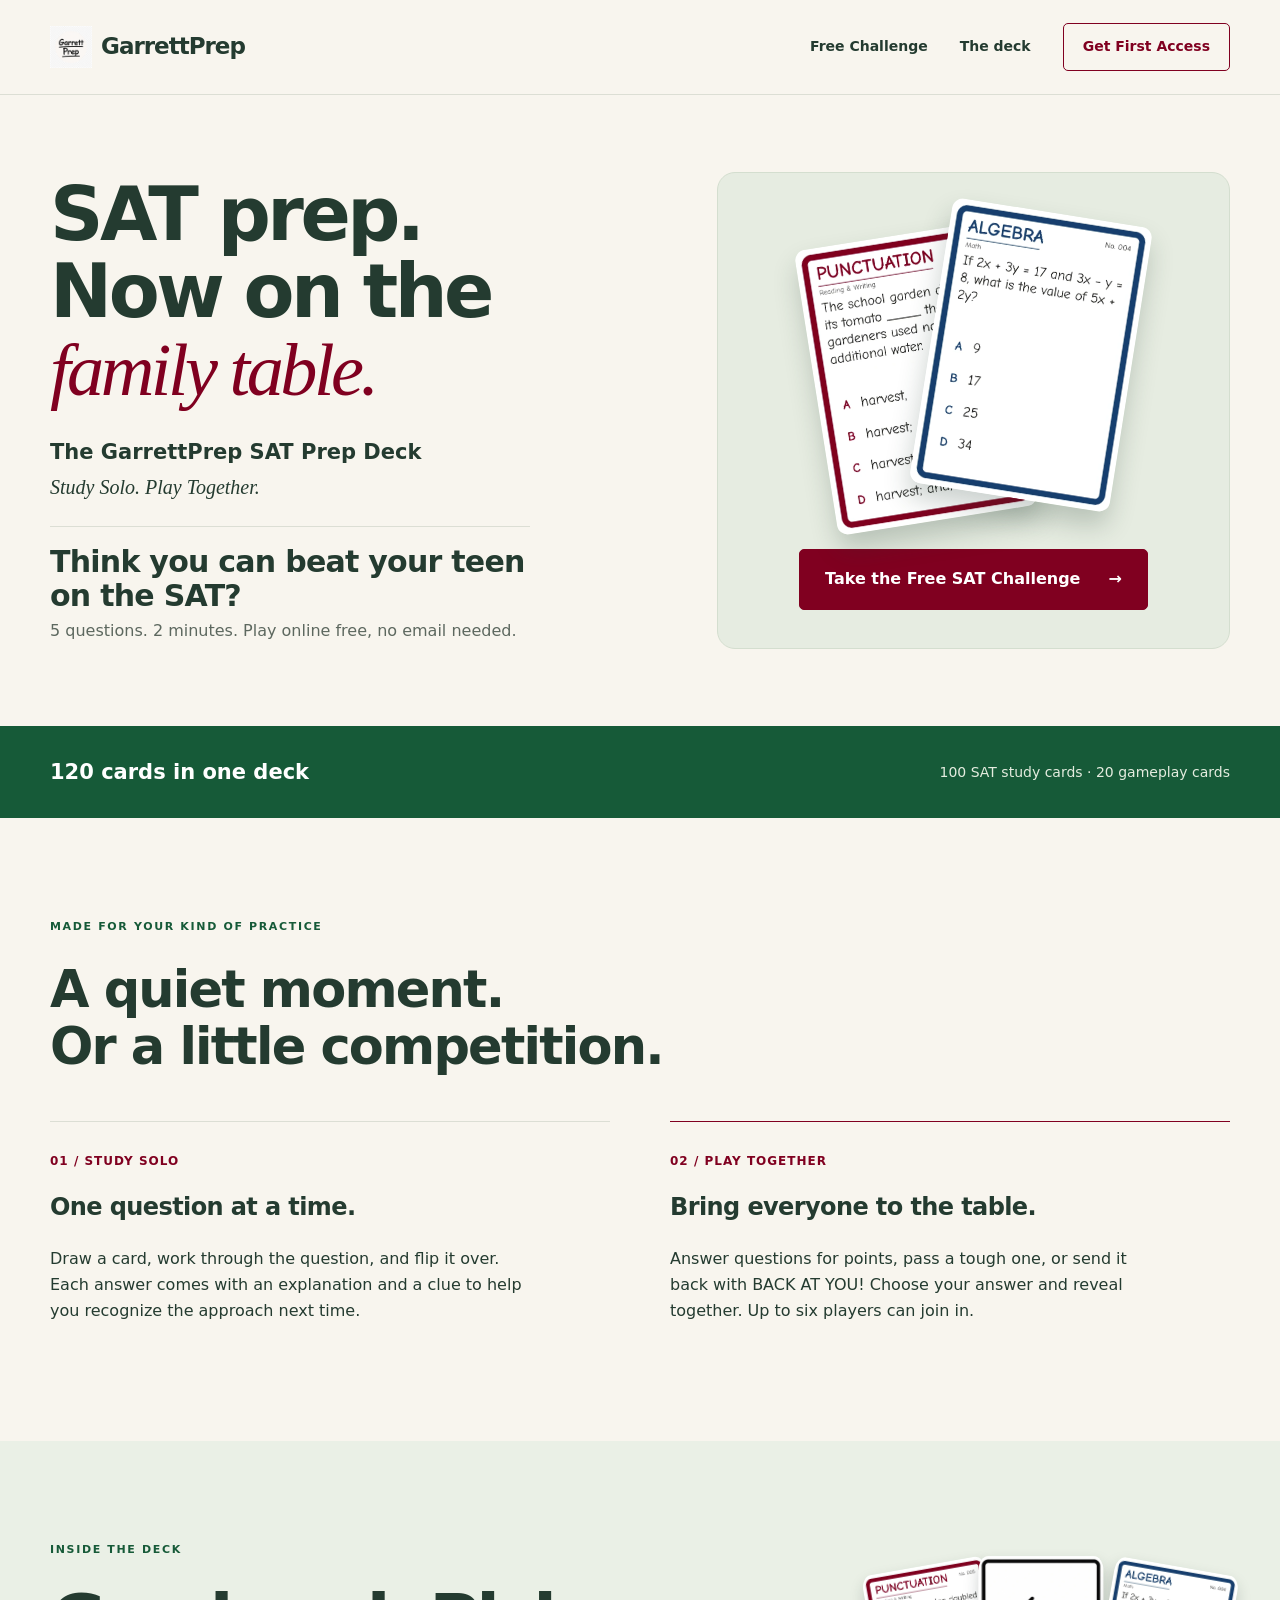
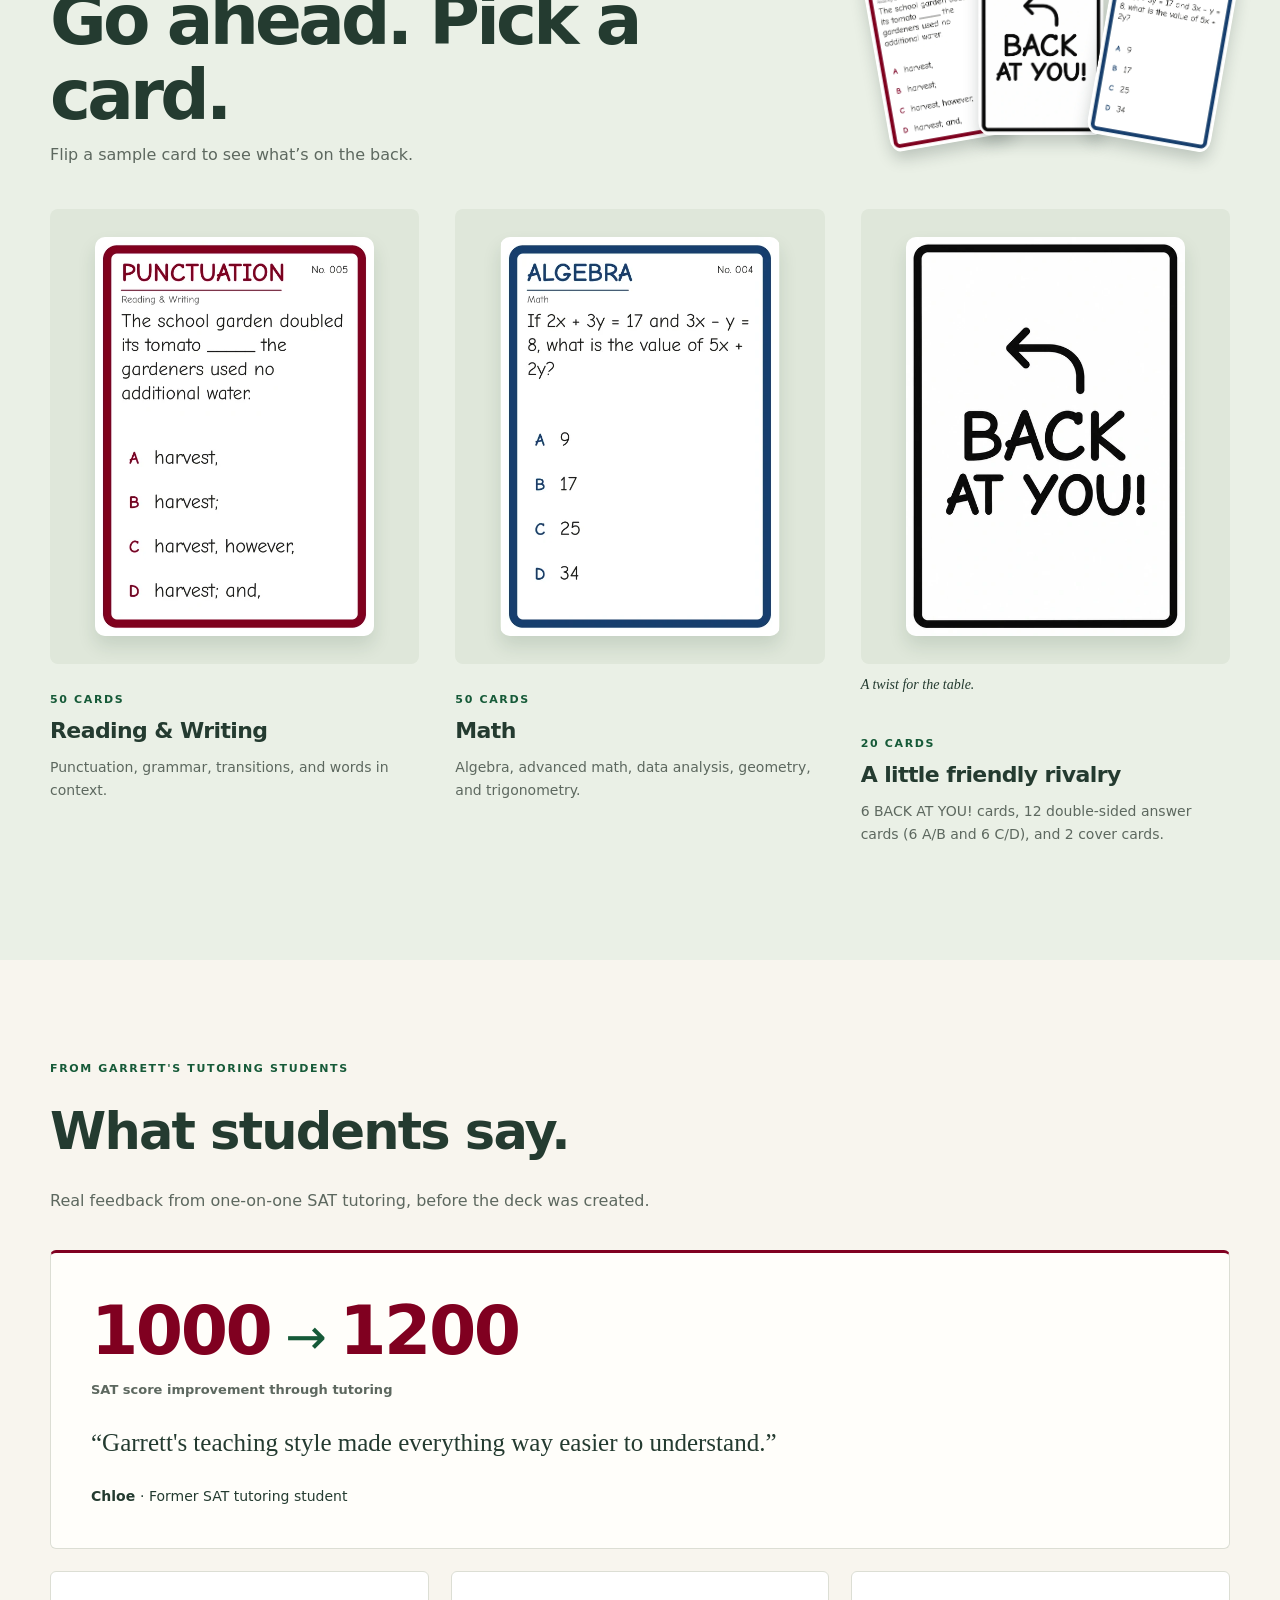
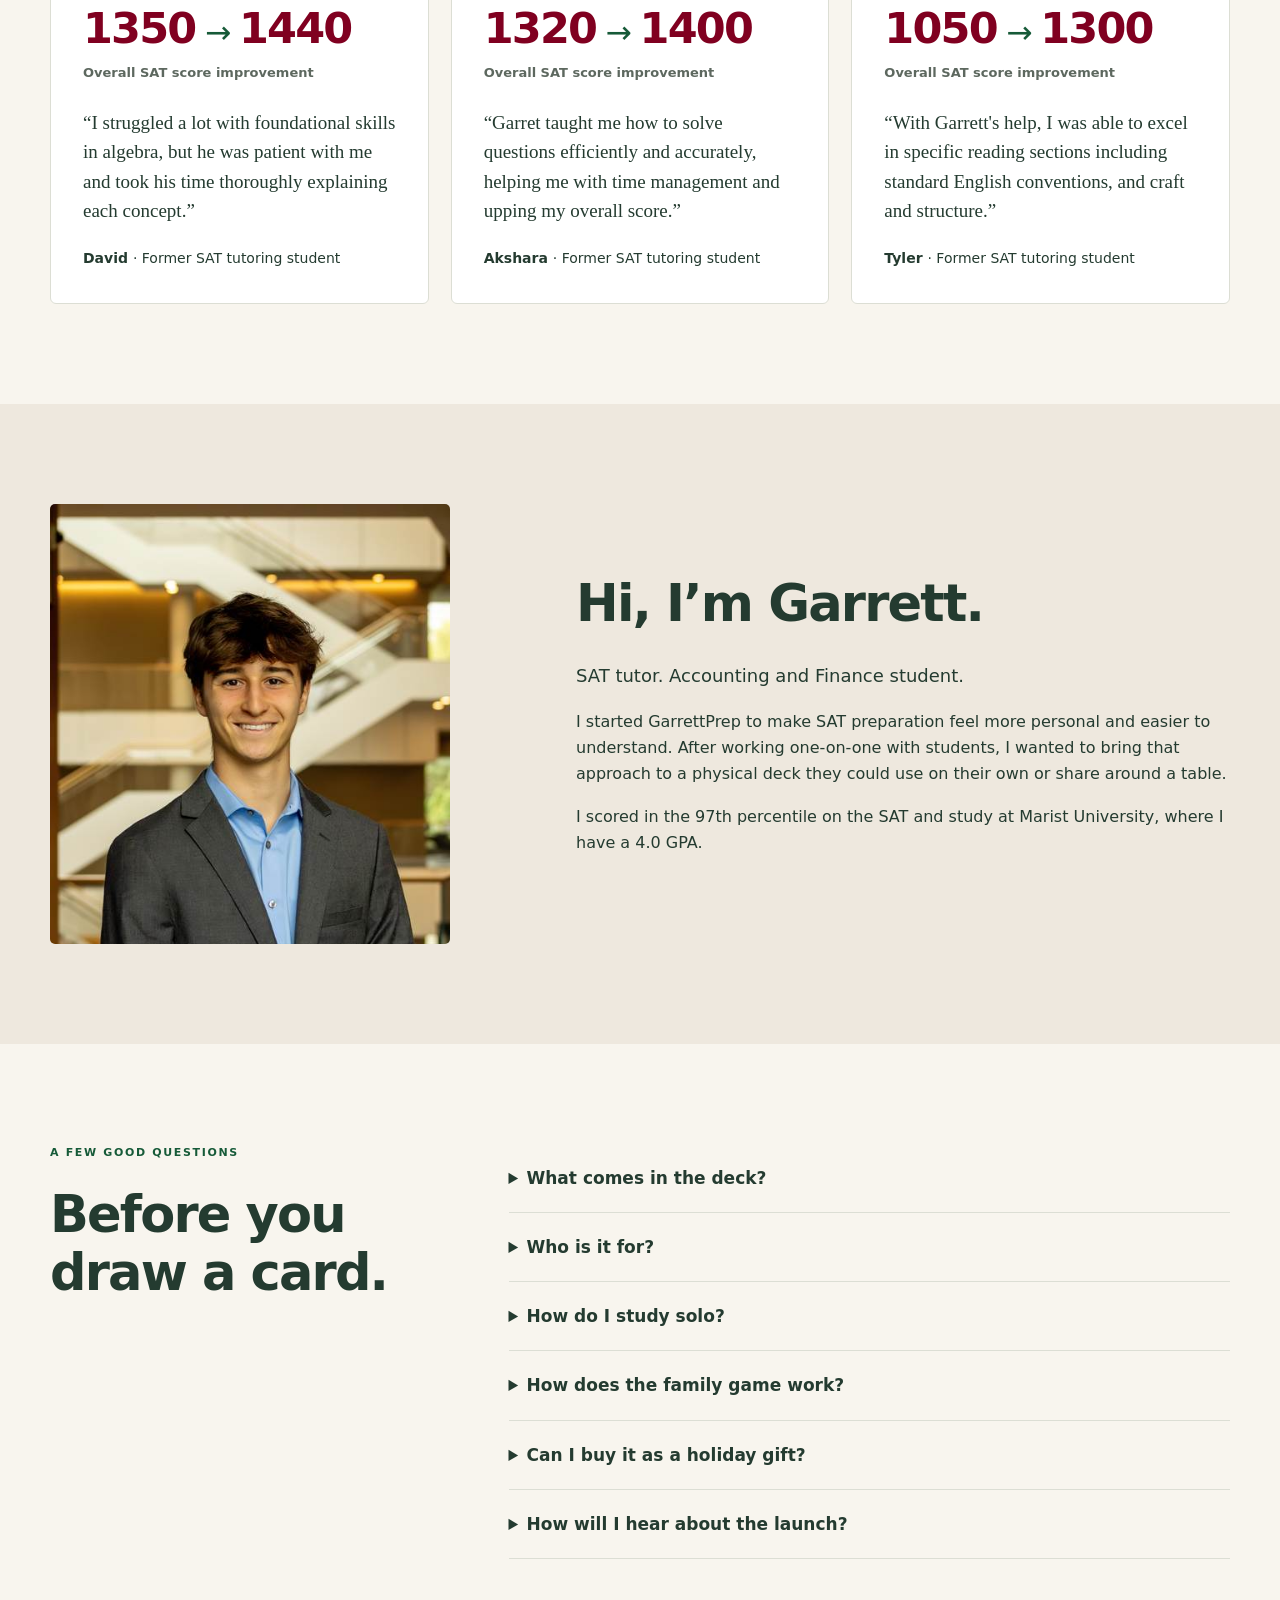
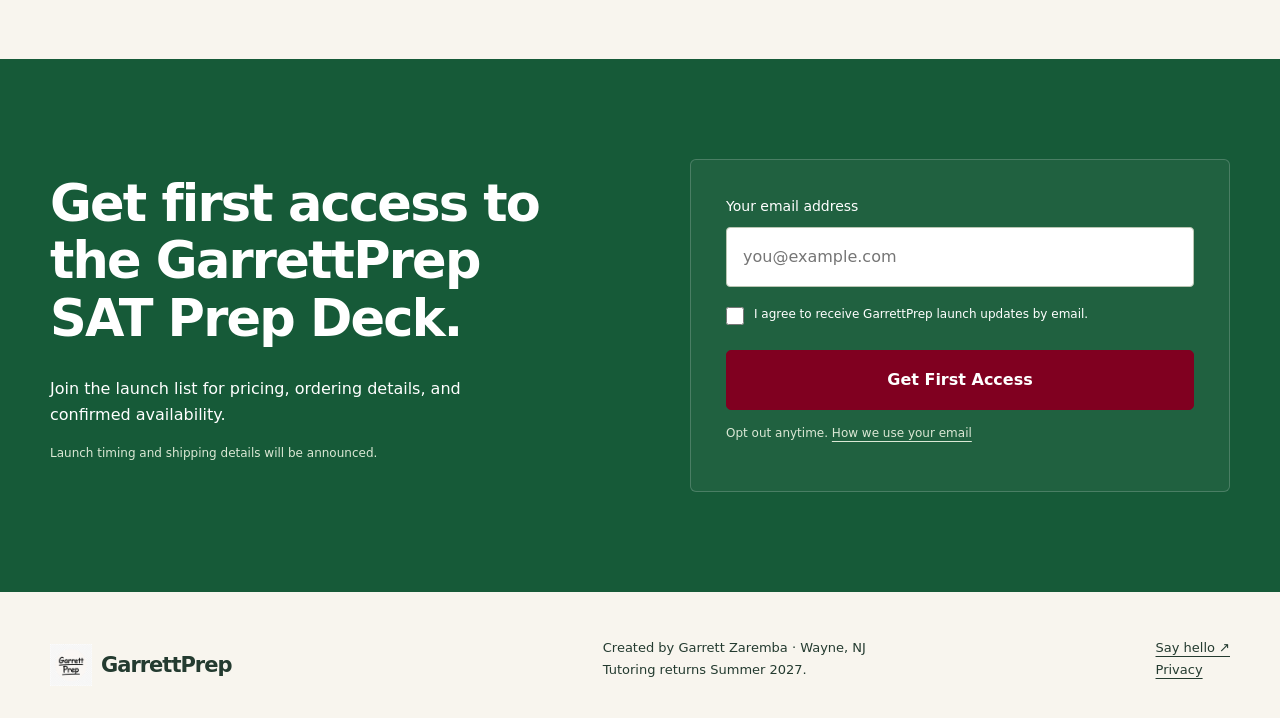
<file: index.html>
<!doctype html>
<html lang="en">
<head>
<meta charset="utf-8">
<meta name="viewport" content="width=device-width,initial-scale=1">
<title>GarrettPrep SAT Prep Deck | Study Solo. Play Together.</title>
<meta name="description" content="Try the free GarrettPrep SAT Challenge and meet the 120-card SAT Prep Deck for solo study and family game nights.">
<link rel="canonical" href="https://garrettprep.com/">
<meta property="og:title" content="GarrettPrep SAT Prep Deck">
<meta property="og:description" content="Try five SAT questions and meet the 120-card GarrettPrep deck. Study Solo. Play Together.">
<meta property="og:type" content="website">
<meta property="og:url" content="https://garrettprep.com/">
<meta property="og:image" content="https://garrettprep.com/assets/math-front.webp">
<meta name="theme-color" content="#165a38">
<link rel="icon" href="assets/garrettprep-favicon.png">
<link rel="stylesheet" href="styles.css">
<script src="product-config.js" defer>
</script>
<script src="launch.js" defer></script>
<script src="script.js" defer>
</script>
</head>
<body>
<a class="skip" href="#main">Skip to content</a>
<header>
<div class="wrap nav">
<a class="brand" href="#top">
<img src="assets/garrettprep-favicon.png" alt="" width="42" height="42">
<span>GarrettPrep</span>
</a>
<nav aria-label="Main navigation">
<a class="nav-challenge" href="challenge.html">Free Challenge</a>
<a href="#inside">The deck</a>
<a class="button button-outline small" href="#launch">Get First Access</a>
</nav>
</div>
</header>
<main id="main">
<section class="hero wrap" id="top">
<div class="hero-copy">
<h1>SAT prep.<br>Now on the <em>family table.</em></h1>
<p class="product-name">The GarrettPrep SAT Prep Deck</p>
<p class="tagline">Study Solo. Play Together.</p>
<div class="hero-invitation">
<h2>Think you can beat your teen on the SAT?</h2>
<p>5 questions. 2 minutes. Play online free, no email needed.</p>
</div>
</div>
<a class="preview-stage" href="challenge.html?from=home" aria-label="Take the Free SAT Challenge. Preview Reading and Writing and Math SAT cards.">
<span class="preview-deck" aria-hidden="true">
<img class="preview-card preview-card-reading" src="assets/reading-front.webp" width="525" height="750" alt="">
<img class="preview-card preview-card-math" src="assets/math-front.webp" width="525" height="750" alt="">
</span>
<span class="button preview-action">Take the Free SAT Challenge <span aria-hidden="true">→</span></span>
</a>
</section>
<div class="deck-count">
<div class="wrap">
<strong>120 cards in one deck</strong>
<p>100 SAT study cards · 20 gameplay cards</p>
</div>
</div>
<section class="section wrap" id="how-it-works">
<p class="eyebrow">Made for your kind of practice</p>
<h2>A quiet moment.<br>Or a little competition.</h2>
<div class="two ways">
<article>
<span class="number">01 / STUDY SOLO</span>
<h3>One question at a time.</h3>
<p>Draw a card, work through the question, and flip it over. Each answer comes with an explanation and a clue to help you recognize the approach next time.</p>
</article>
<article>
<span class="number">02 / PLAY TOGETHER</span>
<h3>Bring everyone to the table.</h3>
<p>Answer questions for points, pass a tough one, or send it back with BACK AT YOU! Choose your answer and reveal together. Up to six players can join in.</p>
</article>
</div>
</section>
<section class="section inside" id="inside">
<div class="wrap">
<div class="section-top">
<div>
<p class="eyebrow">Inside the deck</p>
<h2 class="inside-headline">Go ahead. Pick a card.</h2>
<p>Flip a sample card to see what’s on the back.</p>
</div>
<figure class="deck-art" aria-label="Approved artwork for the Math, Reading and Writing, and BACK AT YOU! cards">
<img src="assets/reading-front.webp" width="525" height="750" alt="" loading="lazy">
<img src="assets/game-front-v4.webp" width="525" height="750" alt="" loading="lazy">
<img src="assets/math-front.webp" width="525" height="750" alt="" loading="lazy">
</figure>
</div>
<div class="card-grid">
<article class="sample">
<div class="card-stage">
<button class="card-flip" type="button" data-flip="reading" aria-pressed="false" aria-label="Reading and Writing sample. The school garden doubled its tomato blank the gardeners used no additional water. Choices A: harvest comma, B: harvest semicolon, C: harvest comma however comma, D: harvest semicolon and comma. Flip to see the answer.">
<span class="card-flip-inner">
<span class="card-face card-front"><img src="assets/reading-front.webp" width="525" height="750" alt="" aria-hidden="true" loading="lazy"></span>
<span class="card-face card-back"><img src="assets/reading-back.webp" width="525" height="750" alt="" aria-hidden="true" loading="lazy"></span>
</span>
</button>
</div>
<p class="eyebrow">50 CARDS</p>
<h3>Reading & Writing</h3>
<p>Punctuation, grammar, transitions, and words in context.</p>
</article>
<article class="sample">
<div class="card-stage">
<button class="card-flip" type="button" data-flip="math" aria-pressed="false" aria-label="Math sample. If 2x plus 3y equals 17, and 3x minus y equals 8, what is 5x plus 2y? A: 9, B: 17, C: 25, D: 34. Flip to see the answer.">
<span class="card-flip-inner">
<span class="card-face card-front"><img src="assets/math-front.webp" width="525" height="750" alt="" aria-hidden="true" loading="lazy"></span>
<span class="card-face card-back"><img src="assets/math-back.webp" width="525" height="750" alt="" aria-hidden="true" loading="lazy"></span>
</span>
</button>
</div>
<p class="eyebrow">50 CARDS</p>
<h3>Math</h3>
<p>Algebra, advanced math, data analysis, geometry, and trigonometry.</p>
</article>
<article class="sample">
<div class="card-stage">
<button class="card-flip" type="button" data-flip="game" aria-pressed="false" aria-label="White BACK AT YOU! gameplay card with black text and border. Flip to see the GarrettPrep logo on the back.">
<span class="card-flip-inner">
<span class="card-face card-front"><img src="assets/game-front-v4.webp" width="525" height="750" alt="" aria-hidden="true" loading="lazy"></span>
<span class="card-face card-back brand-card-back"><span class="game-back-logo-frame"><img class="game-back-logo" src="assets/game-back-logo-v5.webp" width="800" height="800" alt="" aria-hidden="true" loading="lazy"></span></span>
</span>
</button>
</div>
<p class="game-caption">A twist for the table.</p>
<p class="eyebrow">20 CARDS</p>
<h3>A little friendly rivalry</h3>
<p>6 BACK AT YOU! cards, 12 double-sided answer cards (6 A/B and 6 C/D), and 2 cover cards.</p>
</article>
</div>
</div>
</section>
<section class="section wrap" id="testimonials">
<p class="eyebrow">From Garrett's tutoring students</p>
<h2>What students say.</h2>
<p class="section-intro">Real feedback from one-on-one SAT tutoring, before the deck was created.</p>
<div class="testimonials">
<figure class="quote quote-featured">
<p class="score-jump"><span>1000</span><span class="score-arrow" aria-hidden="true">→</span><span>1200</span></p>
<p class="score-caption">SAT score improvement through tutoring</p>
<blockquote>“Garrett's teaching style made everything way easier to understand.”</blockquote>
<figcaption>Chloe <span>· Former SAT tutoring student</span></figcaption>
</figure>
<figure class="quote">
<p class="score-jump score-jump-secondary"><span>1350</span><span class="score-arrow" aria-hidden="true">→</span><span>1440</span></p>
<p class="score-caption">Overall SAT score improvement</p>
<blockquote>“I struggled a lot with foundational skills in algebra, but he was patient with me and took his time thoroughly explaining each concept.”</blockquote>
<figcaption>David <span>· Former SAT tutoring student</span></figcaption>
</figure>
<figure class="quote">
<p class="score-jump score-jump-secondary"><span>1320</span><span class="score-arrow" aria-hidden="true">→</span><span>1400</span></p>
<p class="score-caption">Overall SAT score improvement</p>
<blockquote>“Garret taught me how to solve questions efficiently and accurately, helping me with time management and upping my overall score.”</blockquote>
<figcaption>Akshara <span>· Former SAT tutoring student</span></figcaption>
</figure>
<figure class="quote">
<p class="score-jump score-jump-secondary"><span>1050</span><span class="score-arrow" aria-hidden="true">→</span><span>1300</span></p>
<p class="score-caption">Overall SAT score improvement</p>
<blockquote>“With Garrett's help, I was able to excel in specific reading sections including standard English conventions, and craft and structure.”</blockquote>
<figcaption>Tyler <span>· Former SAT tutoring student</span></figcaption>
</figure>
</div>
</section>
<section class="section founder" id="about">
<div class="wrap founder-grid">
<figure>
<img src="assets/garrett-zaremba-sat-tutor.jpg" width="480" height="529" alt="Garrett Zaremba, founder of GarrettPrep" loading="lazy">
</figure>
<div>
<h2>Hi, I’m Garrett.</h2>
<p class="lead">SAT tutor. Accounting and Finance student.</p>
<p>I started GarrettPrep to make SAT preparation feel more personal and easier to understand. After working one-on-one with students, I wanted to bring that approach to a physical deck they could use on their own or share around a table.</p>
<p>I scored in the 97th percentile on the SAT and study at Marist University, where I have a 4.0 GPA.</p>
</div>
</div>
</section>
<section class="section wrap faq" id="faq">
<div>
<p class="eyebrow">A few good questions</p>
<h2>Before you draw a card.</h2>
</div>
<div>
<details>
<summary>What comes in the deck?</summary>
<p>The 120-card deck includes 100 SAT study cards (50 Math and 50 Reading &amp; Writing) and 20 gameplay cards. The gameplay cards include 6 BACK AT YOU! cards, 12 double-sided A/B and C/D answer cards, and 2 cover cards to conceal answers or reveals. Each study card includes an answer, explanation, and clue on the back.</p>
</details>
<details>
<summary>Who is it for?</summary>
<p>High-school students preparing for the SAT, and the parents, friends, and family members who want to practice with them. The deck focuses on targeted question practice and complements full-length test preparation.</p>
</details>
<details>
<summary>How do I study solo?</summary>
<p>Draw a practice card, choose your answer, then flip it to review the answer, explanation, and clue. Revisit the questions you find challenging.</p>
</details>
<details>
<summary>How does the family game work?</summary>
<p>Up to six players answer questions for points, pass questions, and use BACK AT YOU! to reverse a passed question. Each player uses two double-sided answer cards to choose A, B, C, or D and reveal together.</p>
</details>
<details>
<summary>Can I buy it as a holiday gift?</summary>
<p>It’s designed with gift-giving in mind. We’ll share ordering and delivery details once they’re confirmed.</p>
</details>
<details>
<summary>How will I hear about the launch?</summary>
<p>Sign up below for launch news and availability updates. You can unsubscribe at any time.</p>
</details>
</div>
</section>
<section class="launch section" id="launch">
<div class="wrap launch-grid">
<div>

<h2>Get first access to the GarrettPrep SAT Prep Deck.</h2>
<p>Join the launch list for pricing, ordering details, and confirmed availability.</p>
<p class="quiet" data-fulfillment>Launch timing and shipping details will be announced.</p>
</div>
<div class="form-panel">
<form name="deck-launch" method="POST" data-netlify="true" netlify-honeypot="bot-field" action="/thank-you" id="launch-form">
<input type="hidden" name="form-name" value="deck-launch">
<input type="hidden" name="utm_source" value="">
<input type="hidden" name="utm_medium" value="">
<input type="hidden" name="utm_campaign" value="">
<input type="hidden" name="utm_content" value="">
<input type="hidden" name="signup_location" value="homepage">
<p hidden>
<label>Leave this blank <input name="bot-field" tabindex="-1" autocomplete="off">
</label>
</p>
<label for="email">Your email address</label>
<input type="email" id="email" name="email" placeholder="you@example.com" autocomplete="email" required maxlength="254">
<label class="consent">
<input type="checkbox" name="consent" value="Yes — send me GarrettPrep deck and launch updates" required>
<span>I agree to receive GarrettPrep launch updates by email.</span>
</label>
<button class="button" type="submit">Get First Access</button>
<p class="form-status" id="form-status" role="status" aria-live="polite">
</p>
<p class="quiet">Opt out anytime. <a href="privacy.html">How we use your email</a>
</p>
</form>
</div>
</div>
</section>
</main>
<footer class="wrap">
<a class="brand" href="#top">
<img src="assets/garrettprep-favicon.png" alt="" width="32" height="32">GarrettPrep</a>
<p>Created by Garrett Zaremba · Wayne, NJ<br>Tutoring returns Summer 2027.</p>
<div>
<a href="mailto:garrettprep@gmail.com">Say hello ↗</a>
<br>
<a href="privacy.html">Privacy</a>
</div>

</footer>
</body>
</html>
</file>
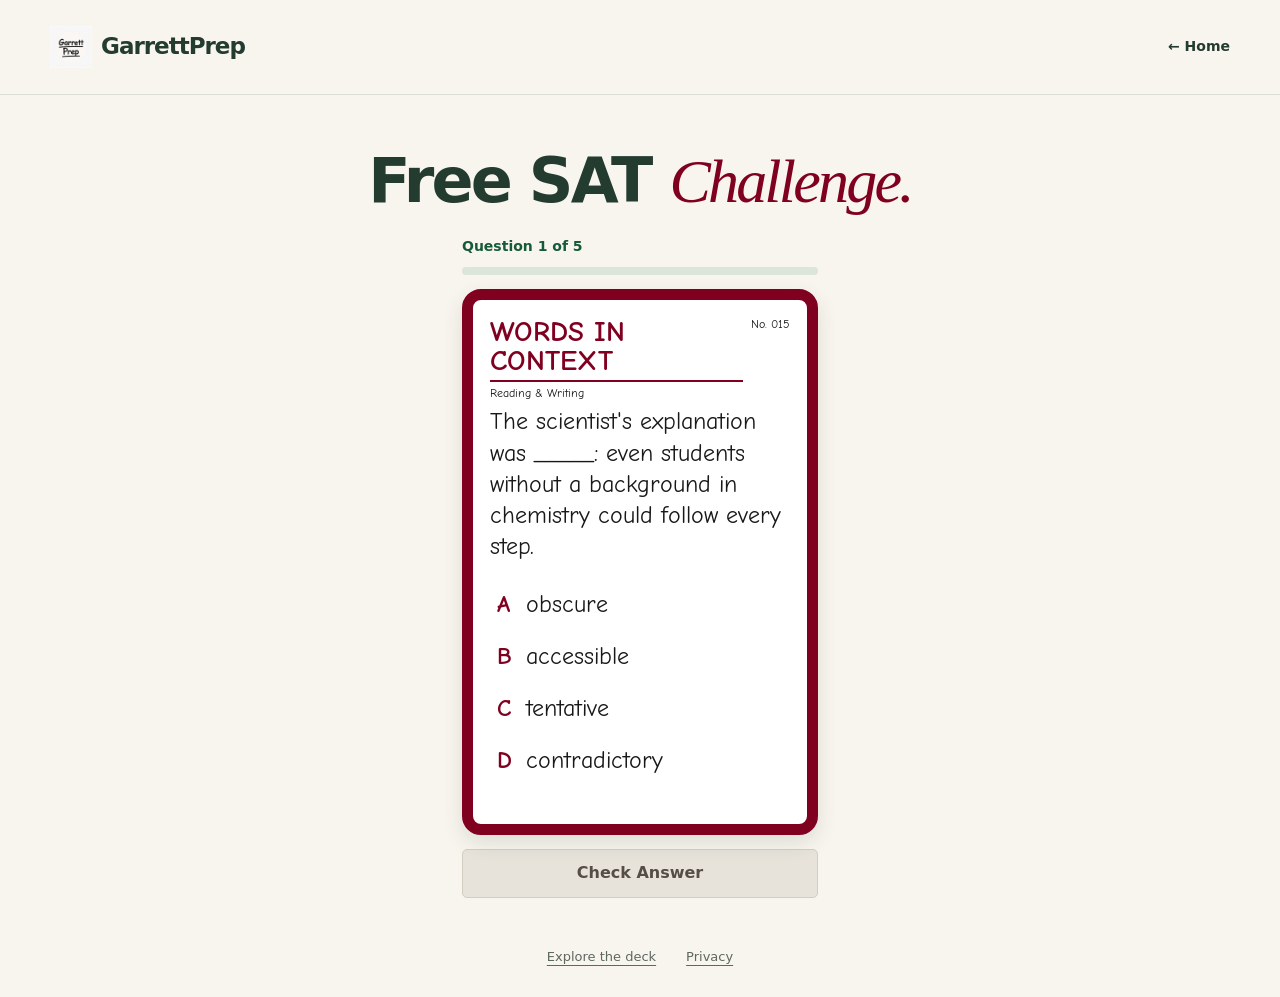
<file: challenge.html>
<!doctype html>
<html lang="en">
<head>
  <meta charset="utf-8">
  <meta name="viewport" content="width=device-width,initial-scale=1">
  <title>Free SAT Challenge | GarrettPrep</title>
  <meta name="description" content="Think you can beat your teen on the SAT? Try five GarrettPrep Math and Reading &amp; Writing questions and challenge your family.">
  <meta property="og:title" content="Can you beat my score? | GarrettPrep SAT Challenge">
  <meta property="og:description" content="Five questions. Two minutes. Bragging rights on the line.">
  <meta property="og:type" content="website">
  <meta name="theme-color" content="#165a38">
  <link rel="canonical" href="https://garrettprep.com/challenge.html">
  <link rel="icon" href="assets/garrettprep-favicon.png">
  <link rel="stylesheet" href="styles.css">
  <script src="product-config.js" defer></script>
  <script src="challenge-questions.js" defer></script>
  <script src="launch.js" defer></script>
  <script src="challenge.js" defer></script>
</head>
<body class="challenge-page">
  <a class="skip" href="#main">Skip to content</a>
  <header>
    <div class="wrap nav">
      <a class="brand" href="./">
        <img src="assets/garrettprep-favicon.png" alt="" width="42" height="42">
        <span>GarrettPrep</span>
      </a>
      <nav aria-label="Main navigation">
        <a class="back-home" href="./"><span aria-hidden="true">←</span> Home</a>
      </nav>
    </div>
  </header>
  <main class="wrap challenge-main" id="main">
    <h1>Free SAT <em>Challenge.</em></h1>
    <noscript><p>Turn on JavaScript to play the challenge.</p></noscript>
    <section id="round" aria-label="Question" hidden>
      <div class="round-progress">
        <span id="question-count"></span>
        <progress id="progress" max="5" aria-label="Questions answered"></progress>
      </div>
      <article class="quiz-card" id="quiz-card">
        <div class="quiz-sides">
          <form class="quiz-front" id="answer-form">
            <div class="quiz-meta">
              <span id="topic"></span>
              <span id="card-number"></span>
              <span id="subject"></span>
            </div>
            <h2 id="prompt" tabindex="-1"></h2>
            <div class="answer-options" id="answers" role="radiogroup" aria-labelledby="prompt"></div>
          </form>
          <div class="quiz-back" id="feedback" hidden>
            <h2 class="card-answer" id="feedback-title" tabindex="-1">
              <span class="card-answer-label" aria-hidden="true">Answer</span>
              <span class="visually-hidden" id="answer-announcement"></span>
              <span id="correct-answer"></span>
            </h2>
            <div>
              <h3>Why?</h3>
              <p id="explanation"></p>
            </div>
            <div class="clue">
              <h3>Clue</h3>
              <p id="clue"></p>
            </div>
          </div>
        </div>
        <button class="quiz-flip" id="quiz-flip" type="button" aria-label="Flip to the question" hidden></button>
      </article>
      <p class="answer-outcome" id="answer-outcome" aria-hidden="true" hidden></p>
      <button class="button quiz-action" id="check-answer" type="submit" form="answer-form" disabled>Check Answer</button>
      <button class="button quiz-action" id="next" type="button" hidden>Next Question</button>
    </section>
    <section id="results" class="results" aria-labelledby="result-title" hidden>
      <div class="score-panel">
        <p class="result-score" id="result-score"></p>
        <h2 id="result-title" tabindex="-1"></h2>
        <p id="takeaway"></p>
        <p>Think someone at your table can beat you?</p>
        <div class="result-actions">
          <button class="button" id="share" type="button">Challenge Someone</button>
          <button class="button button-outline" id="replay" type="button">Play Again</button>
        </div>
        <p id="share-status" role="status"></p>
        <label id="share-fallback" hidden>Copy this challenge link
          <input id="share-url" type="url" readonly>
        </label>
      </div>
      <article class="results-deck">
        <div>
          <h3>Want to bring these questions to your kitchen table?</h3>
          <p>The physical SAT Prep Deck includes 100 practice questions. Draw a card, solve it, then flip for the explanation and a clue to remember. Study solo or challenge your family.</p>
          <a class="button" id="product-cta" hidden></a>
        </div>
        <figure class="deck-art" aria-label="GarrettPrep study and gameplay card artwork">
          <img src="assets/reading-front.webp" width="525" height="750" alt="" loading="lazy">
          <img src="assets/game-front-v4.webp" width="525" height="750" alt="" loading="lazy">
          <img src="assets/math-front.webp" width="525" height="750" alt="" loading="lazy">
        </figure>
        <div class="form-panel result-signup">
          <h3>Get first access to the SAT Prep Deck</h3>
          <p>Join the launch list for pricing and ordering details as soon as they’re confirmed. Free to join. Pricing and shipping dates are still being finalized.</p>
<form name="deck-launch" method="POST" data-netlify="true" netlify-honeypot="bot-field" action="/thank-you" id="launch-form">
<input type="hidden" name="form-name" value="deck-launch">
<input type="hidden" name="utm_source" value="">
<input type="hidden" name="utm_medium" value="">
<input type="hidden" name="utm_campaign" value="">
<input type="hidden" name="utm_content" value="">
<input type="hidden" name="signup_location" value="challenge-results">
<p hidden>
<label>Leave this blank <input name="bot-field" tabindex="-1" autocomplete="off">
</label>
</p>
<label for="email">Your email address</label>
<input type="email" id="email" name="email" placeholder="you@example.com" autocomplete="email" required maxlength="254">
<label class="consent">
<input type="checkbox" name="consent" value="Yes — send me GarrettPrep deck and launch updates" required>
<span>I agree to receive GarrettPrep launch updates by email.</span>
</label>
<button class="button" type="submit">Get First Access</button>
<p class="form-status" id="form-status" role="status" aria-live="polite">
</p>
<p class="quiet">Opt out anytime. <a href="privacy.html">How we use your email</a>
</p>
</form>
        </div>
      </article>
    </section>
  </main>
  <footer class="wrap challenge-footer">
    <a href="./#inside">Explore the deck</a>
    <a href="privacy.html">Privacy</a>
  </footer>
</body>
</html>
</file>
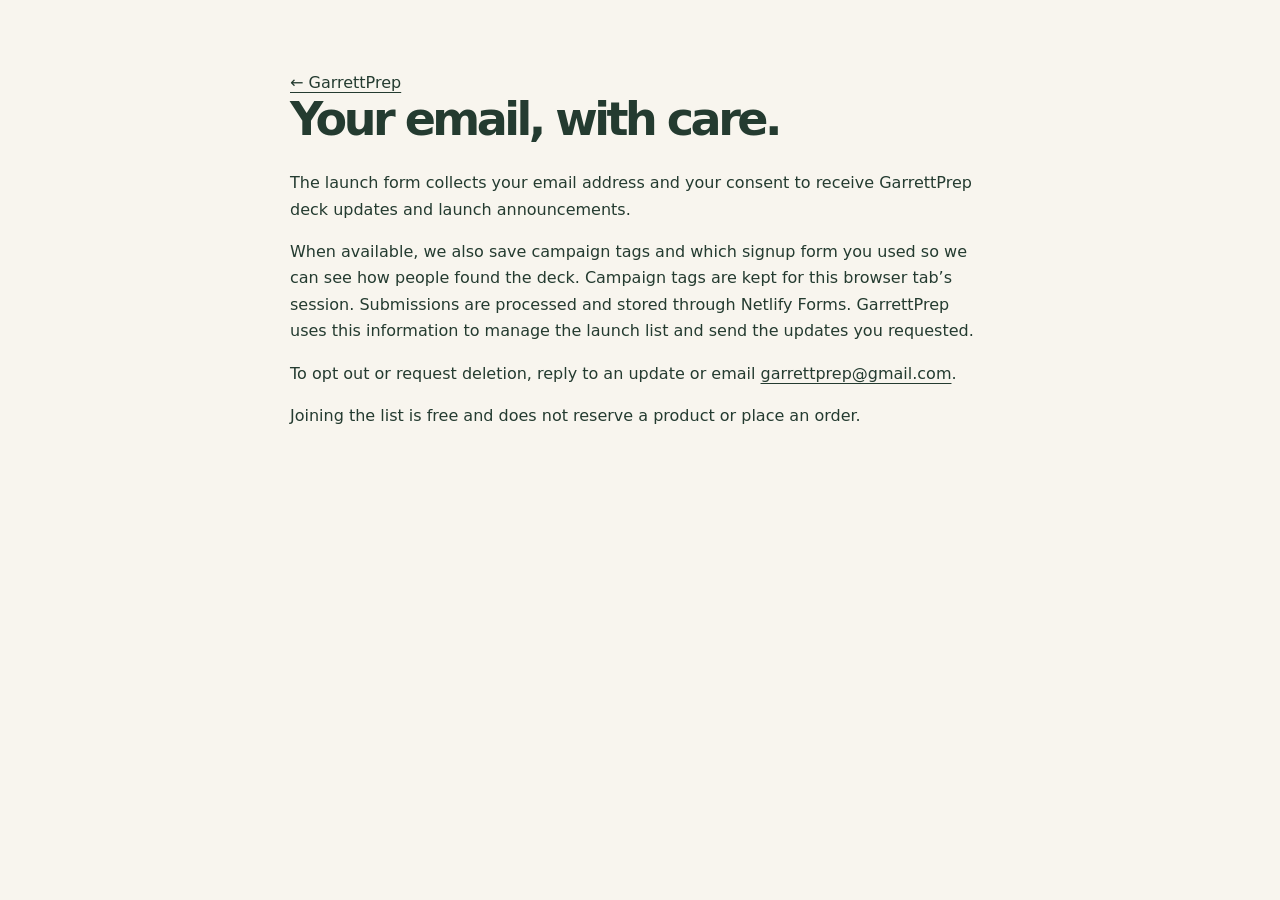
<file: privacy.html>
<!doctype html><html lang="en"><head><meta charset="utf-8"><meta name="viewport" content="width=device-width,initial-scale=1"><title>Email privacy | GarrettPrep</title><link rel="stylesheet" href="styles.css"></head><body><main class="wrap document"><a href="/">← GarrettPrep</a><h1>Your email, with care.</h1><p>The launch form collects your email address and your consent to receive GarrettPrep deck updates and launch announcements.</p><p>When available, we also save campaign tags and which signup form you used so we can see how people found the deck. Campaign tags are kept for this browser tab’s session. Submissions are processed and stored through Netlify Forms. GarrettPrep uses this information to manage the launch list and send the updates you requested.</p><p>To opt out or request deletion, reply to an update or email <a href="mailto:garrettprep@gmail.com">garrettprep@gmail.com</a>.</p><p>Joining the list is free and does not reserve a product or place an order.</p></main></body></html>
</file>
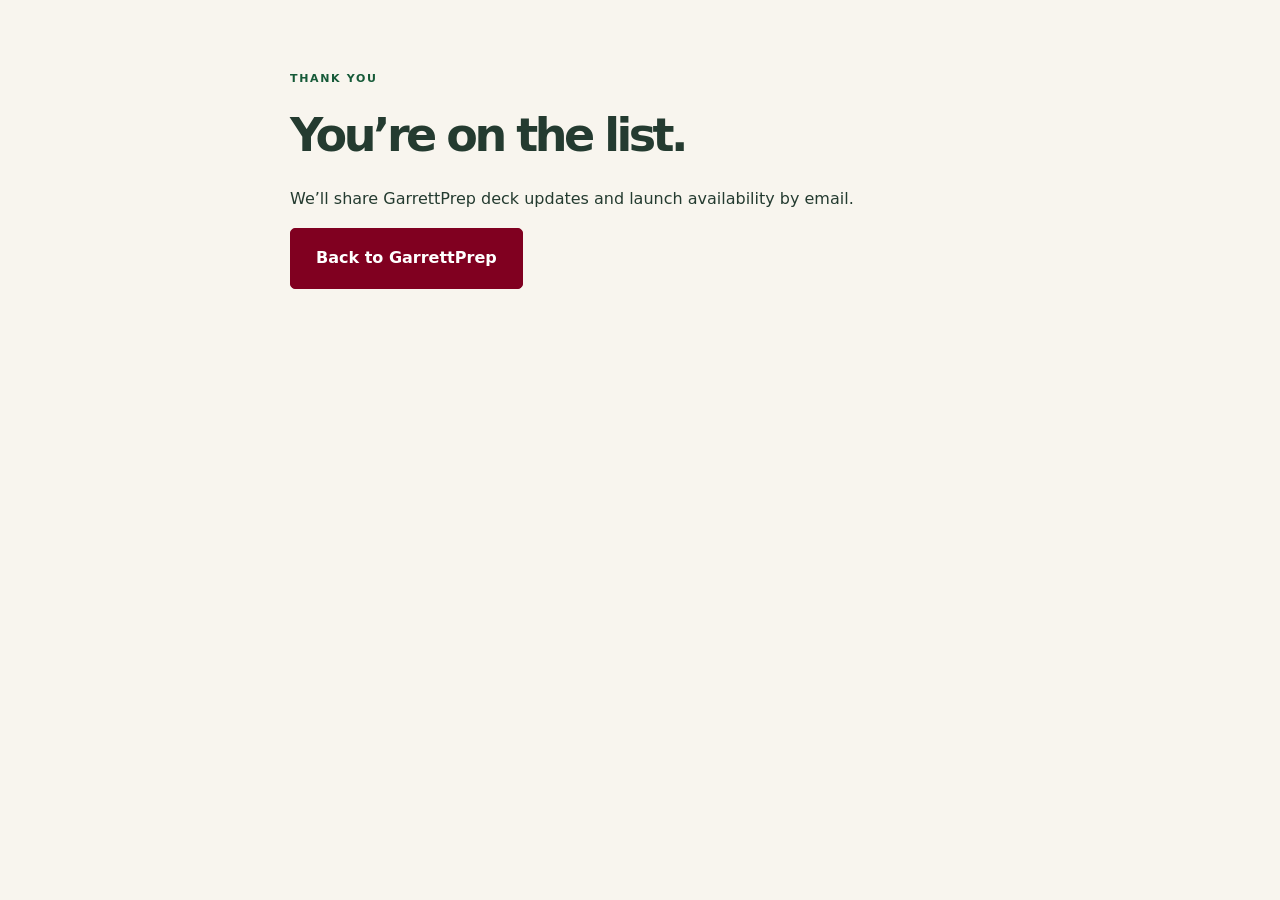
<file: thank-you.html>
<!doctype html><html lang="en"><head><meta charset="utf-8"><meta name="viewport" content="width=device-width,initial-scale=1"><title>You’re on the list | GarrettPrep</title><meta name="robots" content="noindex"><link rel="stylesheet" href="styles.css"></head><body><main class="wrap document"><p class="eyebrow">Thank you</p><h1>You’re on the list.</h1><p>We’ll share GarrettPrep deck updates and launch availability by email.</p><a class="button" href="/">Back to GarrettPrep</a></main></body></html>
</file>
<file: styles.css>
@font-face {
  font-family:"Comic Neue";
  src:url("assets/comic-neue-400.woff2") format("woff2");
  font-weight:400;
  font-display:swap}
@font-face {
  font-family:"Comic Neue";
  src:url("assets/comic-neue-700.woff2") format("woff2");
  font-weight:700;
  font-display:swap}

:root {
  --card-flip-motion:transform .68s cubic-bezier(.2,.72,.2,1);
  --cream:#f8f5ee;
  --ink:#243b30;
  --green:#165a38;
  --wine:#800020;
  --line:#dcded4;
  --muted:#5d685f}
* {
  box-sizing:border-box}
html {
  scroll-behavior:smooth;
  scroll-padding-top:100px}
body {
  margin:0;
  background:var(--cream);
  color:var(--ink);
  font:16px/1.65 system-ui,-apple-system,BlinkMacSystemFont,"Segoe UI",sans-serif}
img {
  display:block;
  max-width:100%;
  height:auto}
a {
  color:inherit;
  text-underline-offset:4px}
button,input {
  font:inherit}
button,a,input,summary {
  touch-action:manipulation}
a:focus-visible,button:focus-visible,input:focus-visible,summary:focus-visible {
  outline:3px solid #b86a15;
  outline-offset:5px}
.wrap {
  width:min(1180px,calc(100% - 80px));
  margin:auto}
.section {
  padding-top:100px;
  padding-bottom:100px}
header {
  background:var(--cream);
  border-bottom:1px solid var(--line)}
.nav {
  display:flex;
  justify-content:space-between;
  align-items:center;
  min-height:94px;
  gap:24px}
.brand {
  display:flex;
  align-items:center;
  gap:9px;
  text-decoration:none;
  font-weight:750;
  font-size:23px;
  letter-spacing:-1px}
.brand img {
  width:42px;
  height:42px;
  object-fit:contain}
nav {
  display:flex;
  gap:32px;
  align-items:center}
nav a {
  text-decoration:none;
  font-size:14px;
  font-weight:600}
.button {
  display:inline-flex;
  align-items:center;
  justify-content:center;
  gap:28px;
  background:var(--wine);
  color:white;
  text-decoration:none;
  border:1px solid var(--wine);
  padding:16px 25px;
  border-radius:5px;
  font-weight:650;
  cursor:pointer;
  min-height:48px}
.button:hover {
  background:#641329}
.button.small {
  padding:11px 19px}
.hero {
  display:grid;
  grid-template-columns:minmax(0,1.15fr) minmax(0,1fr);
  grid-template-areas:"copy preview" "action preview";
  grid-template-rows:1fr auto;
  column-gap:clamp(32px,6vw,94px);
  row-gap:24px;
  padding-top:clamp(40px,6vw,86px);
  padding-bottom:clamp(40px,6vw,86px)}
.hero-copy {
  grid-area:copy;
  align-self:end}
.hero-action {
  grid-area:action;
  justify-self:start;
  align-self:start}
.hero-invitation {
  max-width:480px;
  border-top:1px solid var(--line);
  padding-top:18px}
.hero-invitation h2 {
  font-size:clamp(20px,2.4vw,30px);
  letter-spacing:-.025em;
  margin:0 0 5px}
.hero-invitation p {
  margin:0;
  color:var(--muted)}
.eyebrow {
  font-size:11px;
  letter-spacing:1.65px;
  font-weight:750;
  text-transform:uppercase;
  color:var(--green);
  margin:0 0 24px}
h1,h2,h3,p {
  margin-top:0}
h1 {
  font-size:clamp(48px,5.8vw,78px);
  line-height:1.04;
  letter-spacing:-3.5px;
  font-weight:600;
  margin-bottom:26px}
h1 em {
  font-family:Georgia,serif;
  font-weight:400;
  color:var(--wine)}
h2 {
  font-size:clamp(34px,4vw,51px);
  line-height:1.13;
  font-weight:550;
  letter-spacing:-1.8px;
  margin-bottom:28px}
h3 {
  font-size:24px;
  line-height:1.25;
  letter-spacing:-.6px;
  font-weight:600}
.lead {
  font-size:18px;
  line-height:1.65;
  max-width:530px}
.product-name {
  font-size:21px;
  font-weight:700;
  margin-bottom:2px}
.tagline {
  font-family:Georgia,serif;
  font-style:italic;
  font-size:20px;
  margin-bottom:22px}
.quiet {
  font-size:12px;
  color:var(--muted);
  margin-top:14px}
.preview-stage {
  grid-area:preview;
  align-self:center;
  display:grid;
  place-items:center;
  margin:0;
  padding:clamp(24px,3vw,42px);
  border:1px solid #d4decf;
  border-radius:18px;
  background:#e6ece1;
  background-image:radial-gradient(#165a3821 .7px,transparent .7px);
  background-size:12px 12px}
.preview-stage img {
  width:min(100%,262px);
  border-radius:17px;
  box-shadow:0 15px 26px #233c3033}
.deck-count {
  background:var(--green);
  color:white;
  padding:29px 0}
.deck-count .wrap {
  display:flex;
  justify-content:space-between;
  align-items:center;
  gap:20px}
.deck-count strong {
  font-size:21px;
  font-weight:550}
.deck-count p {
  margin:0;
  font-size:14px;
  color:#e4ecdf}
.two {
  display:grid;
  grid-template-columns:1fr 1fr;
  gap:60px}
.ways {
  margin-top:45px}
.ways article {
  padding:30px 0 0;
  border-top:1px solid var(--line)}
.ways article:nth-child(2) {
  border-top-color:var(--wine)}
.number {
  font-size:12px;
  letter-spacing:1px;
  color:var(--wine);
  font-weight:700;
  display:block;
  margin-bottom:20px}
.ways p {
  max-width:475px}
.inside {
  background:#eaf0e6}
.section-top {
  display:flex;
  align-items:end;
  justify-content:space-between;
  gap:60px;
  margin-bottom:45px}
.section-top>p {
  max-width:340px}
.inside .section-top {
  display:grid;
  grid-template-columns:minmax(0,1fr) minmax(180px,.48fr);
  align-items:center;
  gap:24px;
  margin-bottom:40px}
.inside .inside-headline {
  font-size:clamp(38px,5.4vw,72px);
  line-height:1.08;
  letter-spacing:-.055em;
  margin:0}
.inside .section-top p:last-child {
  margin:10px 0 0;
  color:var(--muted)}
.deck-art {
  display:grid;
  grid-template-columns:repeat(3,minmax(0,1fr));
  align-items:center;
  padding:14px 18px;
  margin:0}
.deck-art img {
  width:111%;
  max-width:none;
  border-radius:8%;
  box-shadow:0 8px 15px #1f342e38}
.deck-art img:first-child {
  transform:rotate(-10deg) translateX(2%)}
.deck-art img:nth-child(2) {
  z-index:1;
  transform:translate(-6%,-5%)}
.deck-art img:last-child {
  z-index:2;
  transform:rotate(10deg) translateX(1%)}
.card-grid {
  display:grid;
  grid-template-columns:repeat(3,1fr);
  gap:36px}
.card-stage {
  background:#dfe7da;
  border-radius:8px;
  padding:28px 45px}
.card-stage>img {
  width:100%;
  box-shadow:0 10px 18px #193f2820;
  border-radius:10px}
.card-flip,.quiz-card {
  perspective:1100px}
.card-flip {
  display:block;
  width:100%;
  aspect-ratio:525 / 750;
  border:0;
  padding:0;
  background:transparent;
  cursor:pointer;
  position:relative;
  border-radius:10px}
.card-flip-inner,.quiz-sides {
  transform-style:preserve-3d;
  -webkit-transform-style:preserve-3d}
.card-flip-inner {
  display:block;
  width:100%;
  height:100%;
  position:relative;
  transition:var(--card-flip-motion)}
.card-flip.is-flipped .card-flip-inner,.quiz-card.is-revealed .quiz-sides {
  transform:rotateY(180deg)}
.card-face {
  display:block;
  position:absolute;
  inset:0;
  border-radius:10px}
.card-face,.quiz-front,.quiz-back {
  backface-visibility:hidden;
  -webkit-backface-visibility:hidden}
.card-front {
  transform:rotateY(0deg)}
.card-back,.quiz-back {
  transform:rotateY(180deg)}
.card-face img {
  width:100%;
  height:100%;
  object-fit:contain;
  box-shadow:0 10px 18px #193f2820;
  border-radius:10px}
.card-flip:hover {
  box-shadow:0 12px 24px #193f2820}
/* Effects on .card-flip-inner flatten its 3D child faces. */
.brand-card-back {
  display:flex;
  justify-content:center;
  align-items:center;
  background:#fff url('assets/game-front-v4.webp') center / 100% 100% no-repeat;
  box-shadow:0 10px 18px #193f2820}
.brand-card-back::before {
  content:"";
  position:absolute;
  inset:6.5% 6.2%;
  background:#fff}
.game-back-logo-frame {
  display:block;
  position:relative;
  z-index:1;
  width:87%;
  aspect-ratio:1;
  border-radius:50%;
  overflow:hidden}
.brand-card-back .game-back-logo {
  position:absolute;
  left:-16%;
  top:-16%;
  display:block;
  width:132%;
  height:132%;
  max-width:none;
  object-fit:cover;
  border-radius:0;
  box-shadow:none}
.card-flip:focus-visible {
  outline:3px solid var(--wine);
  outline-offset:6px}
.sample .eyebrow {
  margin-top:27px;
  margin-bottom:8px}
.sample h3 {
  font-size:22px;
  margin-bottom:12px}
.sample>p:last-child {
  font-size:14px;
  color:var(--muted)}
.game-caption {
  font-family:Georgia,serif;
  font-style:italic;
  font-size:14px;
  height:44px;
  margin:0;
  padding-top:9px}
.testimonials {
  display:grid;
  grid-template-columns:repeat(3,minmax(0,1fr));
  gap:22px;
  margin-top:35px}
.section-intro {
  max-width:600px;
  color:var(--muted)}
.quote {
  margin:0;
  background:white;
  padding:32px;
  border-radius:6px;
  border:1px solid var(--line)}
.quote-featured {
  grid-column:1 / -1;
  padding:40px;
  background:#fffefa;
  border-top:3px solid var(--wine)}
.score-jump {
  display:flex;
  align-items:baseline;
  gap:.22em;
  margin:0;
  color:var(--wine);
  font-size:clamp(45px,6vw,68px);
  letter-spacing:-2.5px;
  line-height:1.12;
  font-weight:780;
  font-variant-numeric:tabular-nums}
.score-jump .score-arrow {
  color:var(--green);
  font-weight:400;
  font-size:.73em}
.score-jump-secondary {
  font-size:clamp(31px,3.4vw,43px);
  letter-spacing:-1.8px}
.score-caption {
  margin:10px 0 24px;
  color:var(--muted);
  font-size:13px;
  font-weight:600}
.quote blockquote {
  font-family:Georgia,serif;
  font-size:19px;
  line-height:1.55;
  margin:0 0 22px}
.quote-featured blockquote {
  font-size:clamp(20px,2.4vw,25px);
  max-width:690px}
.quote figcaption {
  font-weight:650;
  font-size:14px}
.quote figcaption span {
  font-weight:400}
.founder {
  background:#eee8de}
.founder-grid {
  display:grid;
  grid-template-columns:.8fr 1.2fr;
  align-items:center;
  gap:90px}
.founder figure {
  margin:0}
.founder img {
  width:100%;
  max-width:400px;
  border-radius:5px}
.faq {
  display:grid;
  grid-template-columns:.7fr 1.3fr;
  gap:70px}
details {
  border-bottom:1px solid var(--line);
  padding:20px 0}
summary {
  cursor:pointer;
  font-weight:600;
  font-size:17px;
  min-height:26px}
details p {
  padding-top:15px;
  font-size:15px;
  margin-bottom:0}
.launch {
  background:var(--green);
  color:white}
.launch-grid {
  display:grid;
  grid-template-columns:1fr 1fr;
  gap:100px;
  align-items:center}
.launch .eyebrow,.launch .quiet {
  color:#dbe8d5}
.launch p {
  max-width:450px}
.form-panel {
  padding:35px;
  background:#ffffff0b;
  border:1px solid #ffffff30;
  border-radius:6px}
.form-panel label {
  display:block;
  font-size:14px}
.form-panel input[type=email] {
  display:block;
  width:100%;
  padding:16px;
  margin:9px 0 18px;
  border:1px solid #b9c6b3;
  border-radius:4px;
  background:white;
  color:var(--ink)}
.consent {
  display:flex!important;
  gap:10px;
  align-items:flex-start;
  font-size:12px!important;
  margin:0 0 23px}
.consent input {
  width:18px;
  height:18px;
  flex-shrink:0;
  margin:2px 0}
.form-panel .button {
  width:100%}
.form-status {
  font-size:14px;
  margin:14px 0 0}
.button:disabled {
  opacity:.7;
  cursor:wait}
footer {
  display:grid;
  grid-template-columns:1fr 1fr auto;
  gap:30px;
  padding-top:45px;
  padding-bottom:25px;
  font-size:13px}
footer .brand {
  font-size:21px}
.footer-note {
  grid-column:1/-1;
  border-top:1px solid var(--line);
  padding-top:20px;
  margin:0}
.skip {
  position:absolute;
  top:-100px;
  padding:12px;
  background:white;
  z-index:10}
.skip:focus {
  top:10px}
.document {
  max-width:700px;
  padding:70px 0;
  min-height:70vh}
.document h1 {
  font-size:46px}

.challenge-main {
  max-width:900px;
  min-height:70vh;
  padding:clamp(28px,5vw,54px) 0 28px}
.challenge-main > h1 {
  text-align:center;
  font-size:clamp(36px,6vw,62px);
  letter-spacing:-.045em;
  margin:0 0 22px}
#round {
  max-width:356px;
  margin-inline:auto}
.round-progress {
  display:grid;
  gap:8px;
  margin-bottom:14px;
  font-size:14px;
  font-weight:700;
  color:var(--green)}
.round-progress progress {
  width:100%;
  height:8px;
  border:0;
  border-radius:10px;
  overflow:hidden;
  background:#dce5d9;
  accent-color:var(--green)}
.round-progress progress::-webkit-progress-bar {
  background:#dce5d9}
.round-progress progress::-webkit-progress-value {
  background:var(--green)}
.quiz-card {
  --card-border:clamp(7px,2.1vw,11px);
  position:relative;
  border-radius:19px;
  color:#181818;
  font:400 clamp(19px,5.7vw,24px)/1.3 "Comic Neue","Comic Sans MS",system-ui,sans-serif}
.quiz-sides {
  display:grid;
  aspect-ratio:7 / 10;
  transform:rotateY(0deg)}
.quiz-card.is-animated .quiz-sides {
  transition:var(--card-flip-motion)}
.quiz-front,.quiz-back {
  display:flex;
  flex-direction:column;
  grid-area:1 / 1;
  min-width:0;
  border:var(--card-border) solid var(--card-color);
  border-radius:19px;
  padding:clamp(10px,3.25vw,17px);
  background:#fff;
  box-shadow:0 8px 20px #233c301f}
.quiz-front {
  --card-color:#153c69;
  --card-tint:#edf3f8}
.quiz-back {
  --card-color:#7d5e00;
  --card-tint:#fdf8e9}
.quiz-card.is-reading .quiz-front {
  --card-color:var(--wine);
  --card-tint:#f9eef0}
.quiz-card.is-reading .quiz-back {
  --card-color:#12563b;
  --card-tint:#eff7f1}
.quiz-flip {
  position:absolute;
  inset:0;
  z-index:1;
  border:0;
  border-radius:inherit;
  background:transparent;
  cursor:pointer}
.quiz-meta {
  display:grid;
  grid-template-columns:minmax(0,1fr) auto;
  align-items:start;
  gap:4px 8px;
  margin-bottom:5px}
#topic {
  justify-self:start;
  padding-bottom:4px;
  border-bottom:2px solid var(--card-color);
  color:var(--card-color);
  font-size:clamp(22px,7vw,29px);
  font-weight:700;
  line-height:1.02;
  text-transform:uppercase}
#topic.is-long {
  font-size:clamp(14px,4vw,18px)}
#card-number,#subject {
  font-size:12px}
#card-number {
  white-space:nowrap}
#subject {
  grid-column:1 / -1}
#prompt {
  margin:0 0 18px;
  font-size:inherit;
  font-weight:400;
  line-height:inherit;
  letter-spacing:0}
.answer-options {
  display:grid;
  gap:4px;
  margin:auto 0 clamp(14px,4.5vw,23px)}
.answer-option {
  position:relative;
  display:flex;
  align-items:center;
  gap:13px;
  min-height:48px;
  padding:6px;
  border:1px solid transparent;
  border-radius:6px;
  cursor:pointer;
  line-height:1.22}
.answer-option input {
  position:absolute;
  width:1px;
  height:1px;
  opacity:0}
.answer-letter {
  flex:0 0 16px;
  color:var(--card-color);
  font-weight:700}
@media(hover:hover) {
  .answer-option:hover {
    border-color:var(--card-color);
    background:var(--card-tint)}
}
.answer-option:has(input:focus-visible) {
  outline:3px solid #b86a15;
  outline-offset:2px}
.answer-option:has(input:checked) {
  border-color:var(--card-color);
  background:var(--card-tint);
  box-shadow:inset 0 0 0 1px var(--card-color)}
.quiz-action {
  width:100%;
  margin-top:14px;
  padding-block:10px}
.quiz-action:disabled {
  background:#e7e3db;
  border-color:#d4cec2;
  color:#554e44;
  cursor:default;
  opacity:1}
.challenge-page [hidden] {
  display:none}
.quiz-back {
  justify-content:space-between;
  gap:18px}
.card-answer {
  display:grid;
  gap:3px;
  margin:0 0 5px;
  padding-bottom:14px;
  border-bottom:2px solid var(--card-color);
  color:var(--card-color);
  font-size:clamp(29px,9vw,43px);
  font-weight:700;
  line-height:1.05;
  letter-spacing:0;
  text-align:center}
.card-answer-label,.quiz-back h3 {
  color:var(--card-color);
  font-size:18px;
  font-weight:700;
  letter-spacing:0;
  text-transform:uppercase}
#correct-answer.is-short {
  font-size:clamp(40px,13vw,54px)}
.quiz-back h3 {
  margin:0 0 5px}
.quiz-back p {
  margin:0}
.clue {
  padding:10px;
  border:1px solid var(--card-color);
  border-radius:7px;
  background:var(--card-tint);
  font-size:16px}
.answer-outcome {
  margin:10px 0 0;
  color:var(--wine);
  font-size:14px;
  font-weight:700;
  text-align:center}
.answer-outcome.is-correct {
  color:var(--green);
}
.visually-hidden {
  position:absolute;
  width:1px;
  height:1px;
  padding:0;
  margin:-1px;
  overflow:hidden;
  clip-path:inset(50%);
  white-space:nowrap}
[tabindex="-1"] {
  scroll-margin-top:16px}
html:has(.challenge-page) {
  scroll-padding-top:0}
.results {
  display:grid;
  gap:18px}
.score-panel {
  text-align:center;
  padding:clamp(20px,4vw,38px);
  background:#fffefa;
  border:1px solid var(--line);
  border-top:4px solid var(--wine);
  border-radius:12px}
.result-score {
  font-size:clamp(22px,4vw,34px);
  font-weight:750;
  color:var(--wine);
  margin-bottom:3px}
.score-panel h2 {
  margin-bottom:12px;
  font-family:Georgia,serif;
  font-size:clamp(28px,4.5vw,44px);
  letter-spacing:-.03em}
.score-panel > p:not(.result-score) {
  max-width:52ch;
  margin-inline:auto}
.result-actions {
  display:flex;
  justify-content:center;
  flex-wrap:wrap;
  gap:10px}
.result-actions .button,.results-deck .button {
  padding:10px 18px}
.button-outline {
  background:transparent;
  color:var(--wine)}
.button-outline:hover {
  background:#f9eef0}
#share-status {
  margin:8px 0 0}
#share-status:empty {
  margin:0}
#share-url {
  display:block;
  width:min(100%,30ch);
  margin:6px auto;
  padding:8px}
.results-deck {
  display:grid;
  grid-template-columns:minmax(0,1.45fr) minmax(0,1fr);
  align-items:center;
  gap:16px;
  padding:clamp(20px,4vw,32px);
  background:#e8eee2;
  border-radius:12px;
  border:1px solid #cedac9}
.results-deck h3 {
  margin-bottom:10px}
.challenge-footer {
  display:flex;
  justify-content:center;
  padding:20px 0 30px;
  color:var(--muted)}

@media(max-width:800px) {
  .wrap {
  width:calc(100% - 40px)}
.nav {
  min-height:78px}
.brand {
  font-size:20px}
nav {
  gap:12px}
nav>a:not(.button):not(.back-home):not(.nav-challenge) {
  display:none}
.button.small {
  font-size:12px;
  padding:10px 12px}
.hero {
  gap:16px;
  padding-top:28px;
  grid-template-columns:minmax(0,1fr);
  grid-template-areas:"copy" "preview" "action"}
.hero-copy {
  max-width:560px}
.hero-action {
  width:100%}
.preview-stage {
  padding:12px}
.preview-stage img {
  width:min(100%,174px);
  border-radius:10px}
h1 {
  font-size:56px;
  letter-spacing:-2.5px}
.section {
  padding-top:65px;
  padding-bottom:65px}
.deck-count .wrap {
  display:block;
  text-align:center}
.deck-count strong {
  font-size:18px}
.deck-count p {
  margin-top:8px}
.two {
  gap:28px}
.section-top {
  display:block}
.card-grid {
  gap:18px}
.card-stage {
  padding:18px}
.founder-grid,.faq,.launch-grid {
  grid-template-columns:1fr;
  gap:35px}
.founder img {
  max-width:320px}
.faq h2 br {
  display:none}
.form-panel {
  padding:25px}
footer {
  grid-template-columns:1fr 1fr}
}

@media(max-width:900px) {
  .testimonials {
    grid-template-columns:1fr}
  .quote-featured {
    grid-column:auto}
}
@media(max-width:540px) {
  .two,.card-grid {
  grid-template-columns:1fr}
.card-stage {
  padding:25px 60px}
.sample {
  max-width:380px;
  margin:auto;
  width:100%}
.sample+.sample {
  margin-top:25px}
.nav {
  min-height:62px;
  gap:10px}
.nav .nav-challenge {
  display:none}
.hero h1 {
  font-size:clamp(36px,10vw,49px);
  letter-spacing:-.055em;
  margin-bottom:13px}
.hero h1 em {
  white-space:nowrap}
.hero-invitation {
  padding-top:11px}
.hero-invitation p {
  font-size:14px}
.hero-action {
  gap:12px;
  padding:11px 8px}
h1 {
  font-size:49px}
.product-name {
  font-size:18px}
.tagline {
  font-size:18px;
  margin-bottom:13px}
.inside .section-top,.results-deck {
  grid-template-columns:minmax(0,1fr)}
.inside .deck-art,.results-deck .deck-art {
  width:min(100%,250px);
  justify-self:center}
.result-actions > .button {
  flex:1 1 auto}
.results-deck .button {
  width:100%}
.quote {
  padding:25px}
.quote blockquote {
  font-size:23px}
footer {
  grid-template-columns:1fr;
  gap:15px}
.brand img {
  width:32px;
  height:32px}
}

@media(prefers-reduced-motion:reduce) {
  .card-flip-inner,.quiz-card.is-animated .quiz-sides {
    transition:none}
  html {
  scroll-behavior:auto}
}


@media(max-width:800px) {
  .inside .inside-headline {
    white-space:normal;
    font-size:clamp(38px,7.2vw,58px)}
}
@media(max-width:540px) {
  .inside .inside-headline {
    font-size:clamp(36px,9vw,48px)}
}

.hero {grid-template-areas:"copy preview";grid-template-rows:auto}
.hero-copy {align-self:center}
.preview-stage {text-decoration:none;gap:14px;cursor:pointer}
.preview-stage:focus-visible {outline:3px solid var(--wine);outline-offset:4px}
.result-signup {grid-column:1/-1;background:#fff;border-color:#cedac9}
@media (hover:hover) {
  .preview-stage:hover {box-shadow:0 12px 28px #233c3029}
  .preview-stage:hover .preview-action {background:#641329}
}
@media (hover:hover) and (prefers-reduced-motion:no-preference) {
  .preview-stage {transition:transform .18s,box-shadow .18s}
  .preview-stage:hover {transform:translateY(-3px)}
}
@media(max-width:800px) {
  .hero {grid-template-areas:"copy" "preview"}
  .preview-action {width:100%}
}

/* Responsive two-card sample on the challenge invitation. These are the real approved card assets. */
.preview-stage .preview-deck {
  display:block;
  position:relative;
  width:min(100%,360px);
  aspect-ratio:10 / 9;
  isolation:isolate;
}
.preview-stage .preview-deck .preview-card {
  position:absolute;
  display:block;
  width:56%;
  max-width:none;
  height:auto;
  border-radius:11px;
  box-shadow:0 15px 26px #233c303b;
}
.preview-stage .preview-card-reading {
  left:6%;
  top:7%;
  transform:rotate(-9deg);
}
.preview-stage .preview-card-math {
  right:6%;
  top:0;
  transform:rotate(9deg);
}
@media(max-width:540px) {
  .preview-stage .preview-deck {width:min(100%,290px)}
  .preview-stage .preview-deck .preview-card {border-radius:9px}
}
</file>
